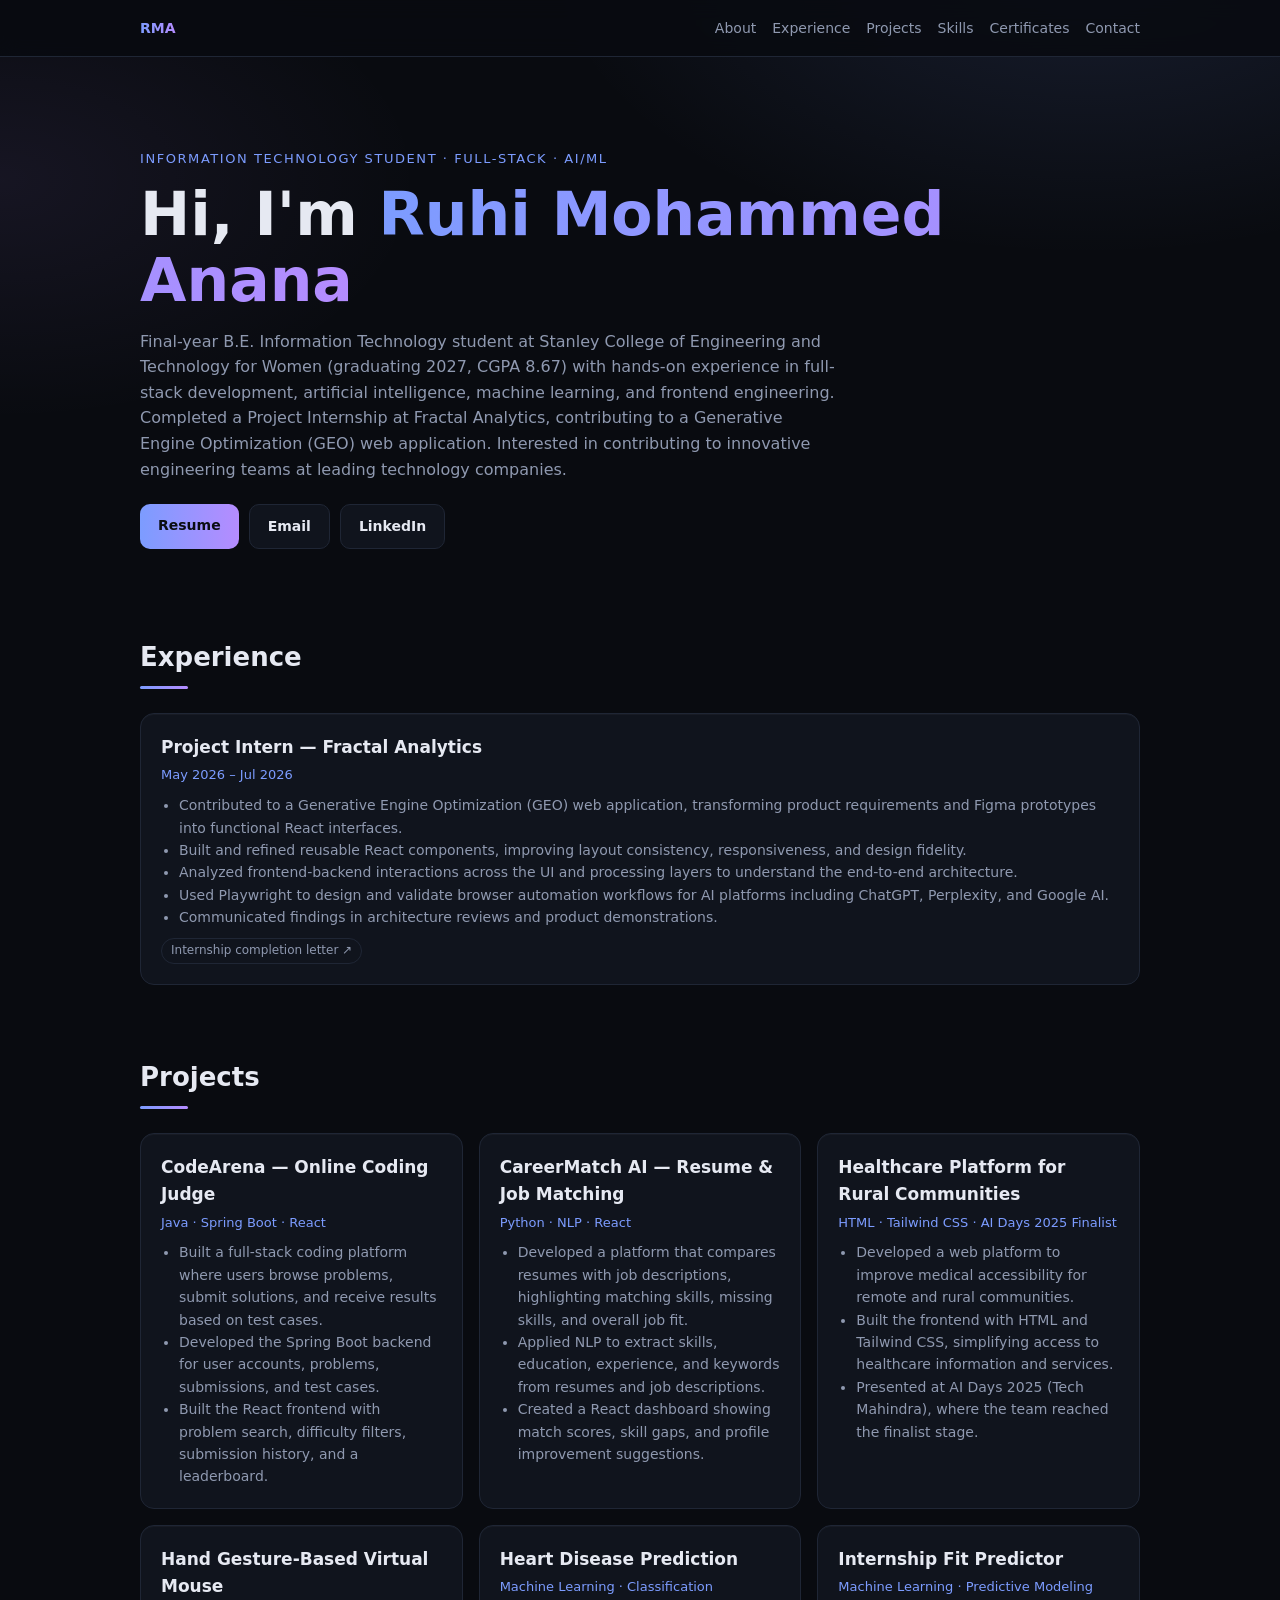
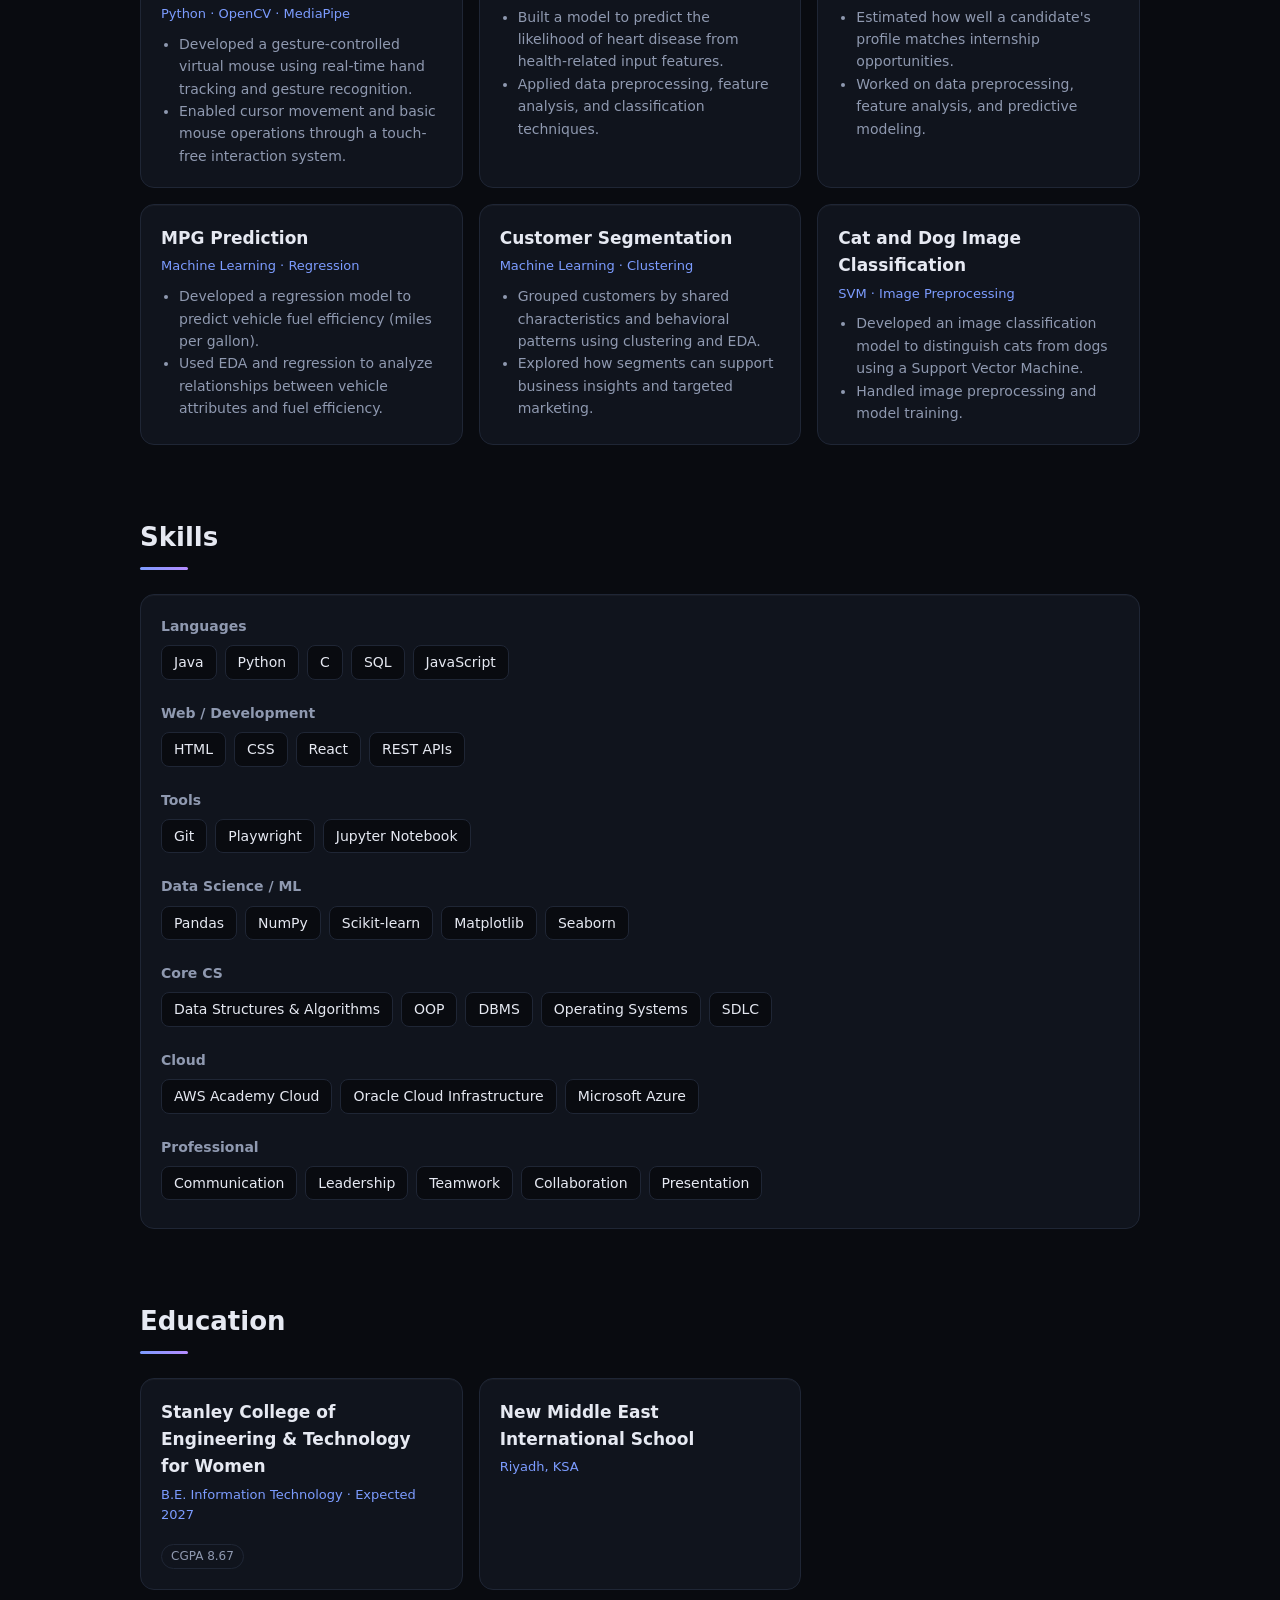
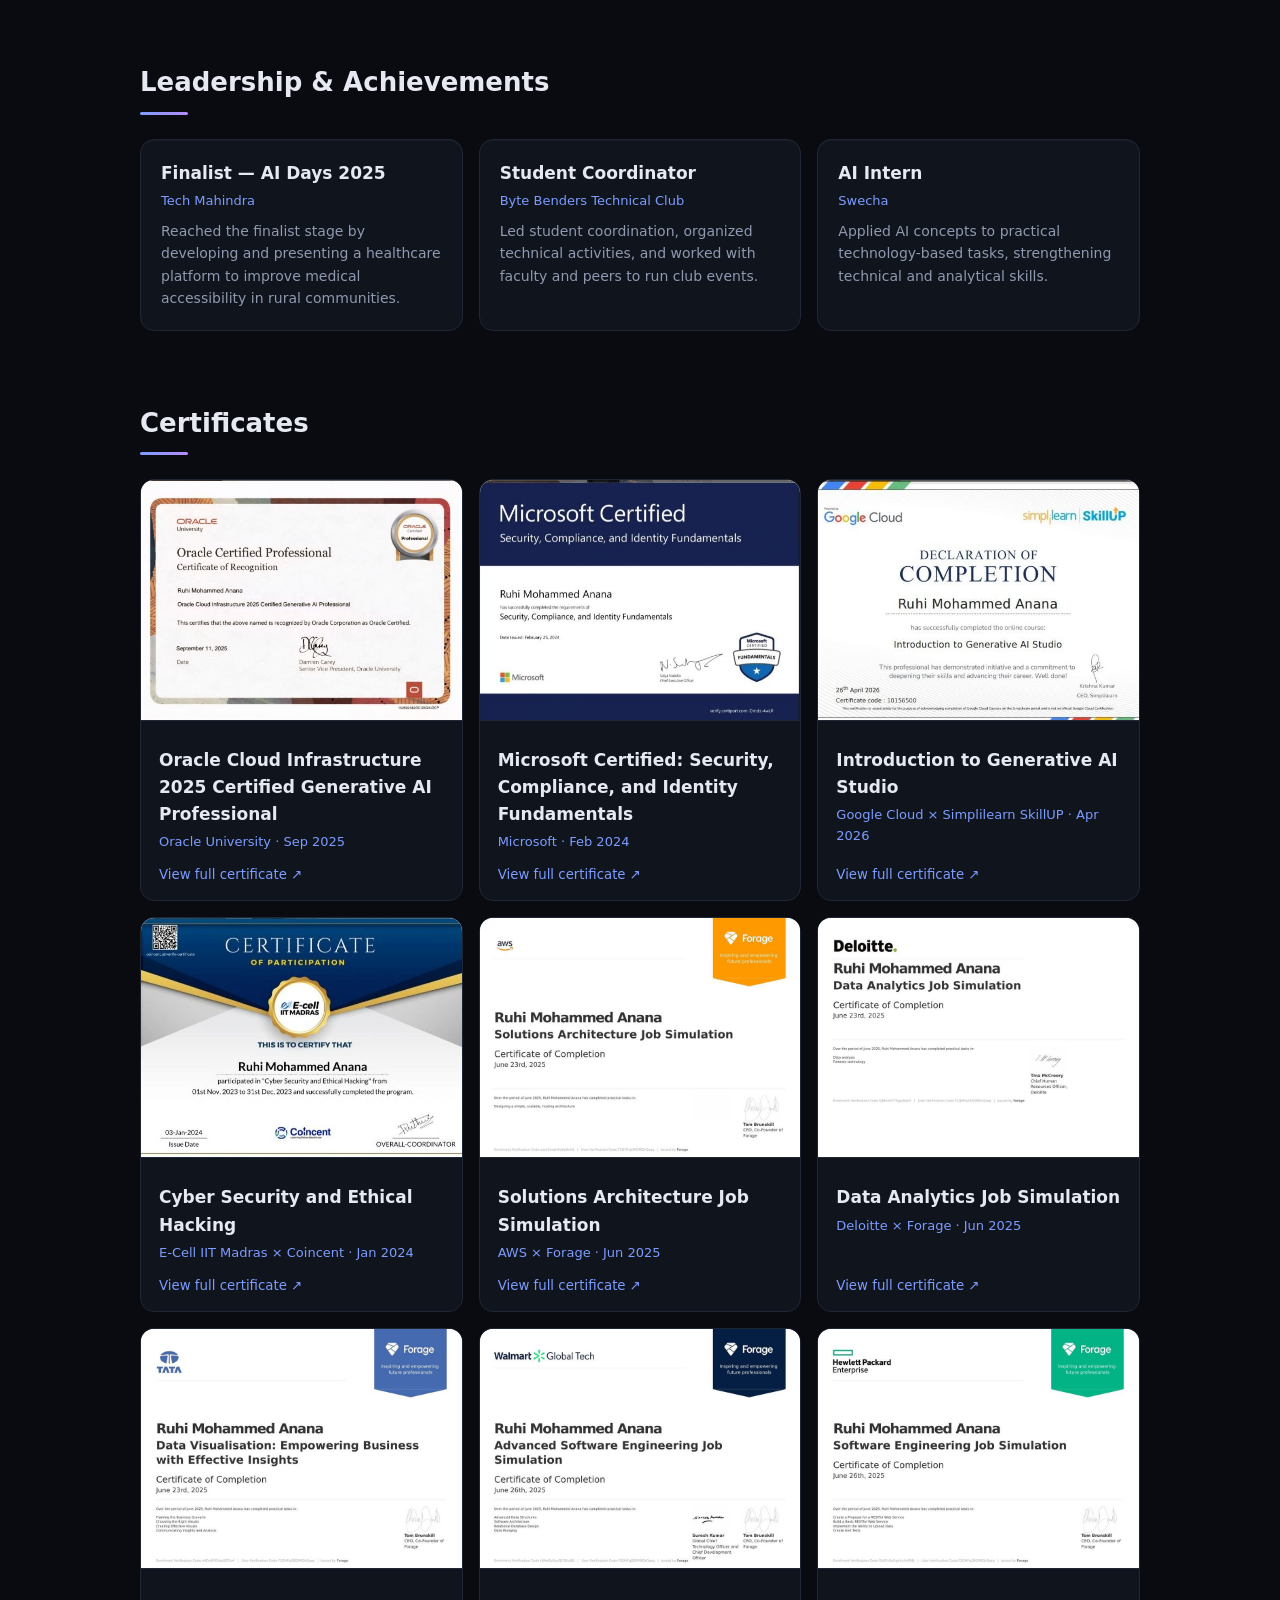
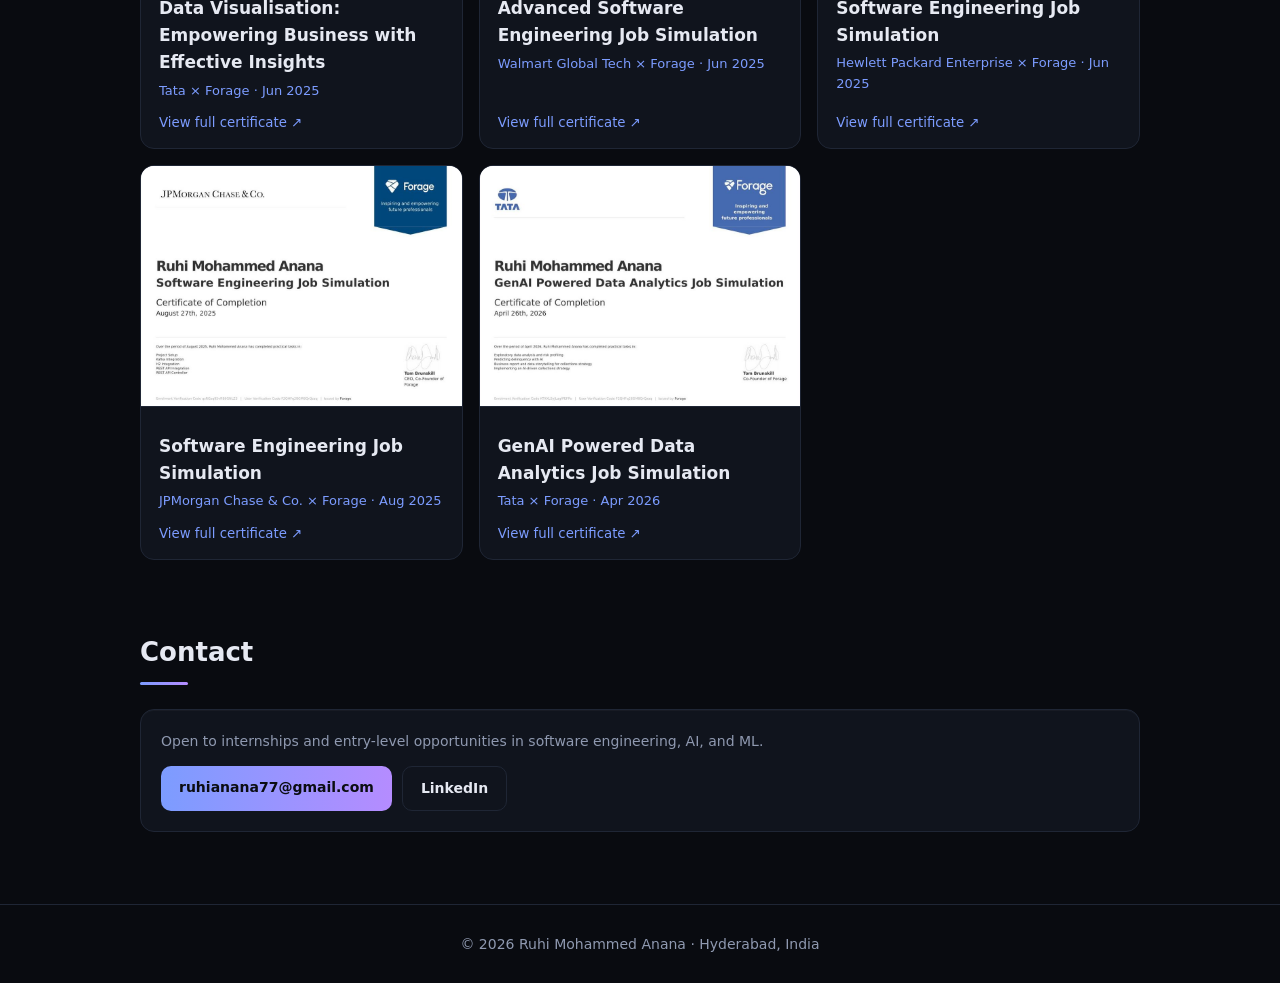
<file: index.html>
<!DOCTYPE html>
<html lang="en"><head><meta charset="utf-8">
<meta name="viewport" content="width=device-width, initial-scale=1, viewport-fit=cover">
<title>Ruhi Mohammed Anana — Portfolio</title>
<link rel="stylesheet" href="styles.css">
</head><body>
<nav><div class="w"><b>RMA</b><div><a href="#about">About</a><a href="#exp">Experience</a><a href="#proj">Projects</a><a href="#skills">Skills</a><a href="#certs">Certificates</a><a href="#contact">Contact</a></div></div></nav>
<main class="w">
<header class="hero" id="about"><small>Information Technology Student · Full-Stack · AI/ML</small>
<h1>Hi, I'm <span>Ruhi Mohammed Anana</span></h1>
<p>Final-year B.E. Information Technology student at Stanley College of Engineering and Technology for Women (graduating 2027, CGPA 8.67) with hands-on experience in full-stack development, artificial intelligence, machine learning, and frontend engineering. Completed a Project Internship at Fractal Analytics, contributing to a Generative Engine Optimization (GEO) web application. Interested in contributing to innovative engineering teams at leading technology companies.</p>
<div class="btns"><a class="btn p" id="resume">Resume</a><a class="btn" href="mailto:ruhianana77@gmail.com">Email</a><a class="btn" href="https://www.linkedin.com/in/ruhimohammedanana" target="_blank" rel="noopener">LinkedIn</a><a class="btn" id="gh">GitHub</a></div></header>

<section id="exp"><h2>Experience</h2><div class="c"><h3>Project Intern — Fractal Analytics</h3><div class="m">May 2026 – Jul 2026</div>
<ul><li>Contributed to a Generative Engine Optimization (GEO) web application, transforming product requirements and Figma prototypes into functional React interfaces.</li>
<li>Built and refined reusable React components, improving layout consistency, responsiveness, and design fidelity.</li>
<li>Analyzed frontend-backend interactions across the UI and processing layers to understand the end-to-end architecture.</li>
<li>Used Playwright to design and validate browser automation workflows for AI platforms including ChatGPT, Perplexity, and Google AI.</li>
<li>Communicated findings in architecture reviews and product demonstrations.</li></ul>
<a class="tag" id="fractal">Internship completion letter ↗</a></div></section>

<section id="proj"><h2>Projects</h2><div class="g" id="pg"></div></section>
<section id="skills"><h2>Skills</h2><div class="c sk" id="sk"></div></section>

<section><h2>Education</h2><div class="g">
<div class="c"><h3>Stanley College of Engineering &amp; Technology for Women</h3><div class="m">B.E. Information Technology · Expected 2027</div><span class="tag">CGPA 8.67</span></div>
<div class="c"><h3>New Middle East International School</h3><div class="m">Riyadh, KSA</div></div></div></section>

<section><h2>Leadership &amp; Achievements</h2><div class="g">
<div class="c"><h3>Finalist — AI Days 2025</h3><div class="m">Tech Mahindra</div><p>Reached the finalist stage by developing and presenting a healthcare platform to improve medical accessibility in rural communities.</p></div>
<div class="c"><h3>Student Coordinator</h3><div class="m">Byte Benders Technical Club</div><p>Led student coordination, organized technical activities, and worked with faculty and peers to run club events.</p></div>
<div class="c"><h3>AI Intern</h3><div class="m">Swecha</div><p>Applied AI concepts to practical technology-based tasks, strengthening technical and analytical skills.</p></div></div></section>

<section id="certs"><h2>Certificates</h2><div class="g" id="cg"></div></section>

<section id="contact"><h2>Contact</h2><div class="c"><p style="margin-bottom:14px">Open to internships and entry-level opportunities in software engineering, AI, and ML.</p>
<div class="btns" style="margin-top:0"><a class="btn p" href="mailto:ruhianana77@gmail.com">ruhianana77@gmail.com</a><a class="btn" href="https://www.linkedin.com/in/ruhimohammedanana" target="_blank" rel="noopener">LinkedIn</a></div></div></section>
</main>
<footer>© 2026 Ruhi Mohammed Anana · Hyderabad, India</footer>
<script src="script.js"></script>
</body></html>
</file>
<file: styles.css>
:root{box-sizing:border-box;padding-top:env(safe-area-inset-top,0px);padding-bottom:env(safe-area-inset-bottom,0px);--bg:#090b10;--card:#10141d;--line:#1f2635;--tx:#e6e9f2;--mut:#8f99b0;--ac:#7c9cff;--ac2:#b58cff;color-scheme:dark}
html{scroll-behavior:smooth;scroll-padding-top:70px;scroll-padding-top:calc(70px + env(safe-area-inset-top,0px))}
*{box-sizing:border-box}
body{margin:0;background:var(--bg);color:var(--tx);font:16px/1.6 Inter,system-ui,-apple-system,"Segoe UI",sans-serif}
a{color:inherit;text-decoration:none}
.w{max-width:1040px;margin:auto;padding:0 20px}
nav{position:sticky;top:env(safe-area-inset-top,0px);z-index:9;background:var(--bg);border-bottom:1px solid var(--line)}
nav .w{display:flex;justify-content:space-between;align-items:center;height:56px;gap:16px}
nav b{background:linear-gradient(90deg,var(--ac),var(--ac2));-webkit-background-clip:text;color:transparent}
nav div{display:flex;gap:16px;font-size:14px;color:var(--mut);overflow-x:auto;white-space:nowrap}
nav div a:hover{color:var(--tx)}
section{padding:64px 0 8px}
h2{font-size:26px;margin:0 0 24px}h2::after{content:"";display:block;width:48px;height:3px;margin-top:8px;background:linear-gradient(90deg,var(--ac),var(--ac2));border-radius:2px}
.hero{padding:88px 0 24px}
.hero small{color:var(--ac);letter-spacing:.12em;text-transform:uppercase;font-size:13px}
.hero h1{font-size:clamp(34px,7vw,60px);line-height:1.1;margin:10px 0}
.hero h1 span{background:linear-gradient(90deg,var(--ac),var(--ac2));-webkit-background-clip:text;color:transparent}
.hero p{color:var(--mut);max-width:700px}
.btns{display:flex;flex-wrap:wrap;gap:10px;margin-top:22px}
.btn{padding:10px 18px;border-radius:10px;border:1px solid var(--line);background:var(--card);font-size:14px;font-weight:600;color:var(--tx)}
.btn.p{background:linear-gradient(90deg,var(--ac),var(--ac2));color:#0b0d12;border:0}
.btn:hover{border-color:var(--ac)}
.g{display:grid;gap:16px;grid-template-columns:repeat(auto-fill,minmax(290px,1fr))}
.c{background:var(--card);border:1px solid var(--line);border-radius:14px;padding:20px}
.c:hover{border-color:var(--ac)}
.c h3{margin:0 0 4px;font-size:17px}.c .m{color:var(--ac);font-size:13px;margin-bottom:8px}
.c ul{margin:8px 0 0;padding-left:18px;color:var(--mut);font-size:14px}
.c p{color:var(--mut);font-size:14px;margin:0}
.tag{display:inline-block;font-size:12px;padding:2px 9px;margin-top:10px;border:1px solid var(--line);border-radius:99px;color:var(--mut)}
.chip{display:inline-block;padding:5px 12px;margin:0 8px 8px 0;border-radius:8px;background:var(--bg);border:1px solid var(--line);font-size:14px}
.sk{display:grid;gap:14px}.sk h3{font-size:14px;color:var(--mut);margin:0 0 8px;font-weight:600}
.cert{display:flex;flex-direction:column;justify-content:space-between;gap:10px}
.cert a{font-size:13px;color:var(--ac);font-weight:600}
.off{color:var(--mut)!important;font-weight:400!important}
footer{margin-top:64px;border-top:1px solid var(--line);padding:28px 0;color:var(--mut);font-size:14px;text-align:center}

body{background:radial-gradient(900px 500px at 85% -5%,rgba(124,156,255,.13),transparent 60%),radial-gradient(700px 400px at 0% 20%,rgba(181,140,255,.08),transparent 60%),var(--bg);background-attachment:fixed}
nav{background:rgba(9,11,16,.88);backdrop-filter:blur(10px)}
.c{transition:transform .2s,border-color .2s,box-shadow .2s;box-shadow:0 1px 0 rgba(255,255,255,.03) inset}
.c:hover{transform:translateY(-3px);box-shadow:0 12px 30px rgba(0,0,0,.45)}
.cert{padding:0;overflow:hidden}
.cert .th{display:block;width:100%;aspect-ratio:4/3;object-fit:cover;object-position:top;background:#fff;cursor:zoom-in;border-bottom:1px solid var(--line)}
.cert .bd{padding:16px 18px 18px;display:flex;flex-direction:column;gap:6px;flex:1;justify-content:space-between}
.cert button{align-self:flex-start;background:none;border:0;color:var(--ac);font:600 13px inherit;font-family:inherit;padding:0;cursor:pointer}
#lb{position:fixed;inset:0;z-index:99;background:rgba(4,5,8,.92);display:none;overflow:auto;padding:calc(24px + env(safe-area-inset-top,0px)) 16px calc(24px + env(safe-area-inset-bottom,0px));cursor:zoom-out}
#lb.on{display:block}#lb img{display:block;max-width:min(960px,100%);margin:0 auto 16px;border-radius:8px}
#lb span{position:fixed;top:calc(12px + env(safe-area-inset-top,0px));right:18px;color:#fff;font-size:30px;line-height:1}
</file>
